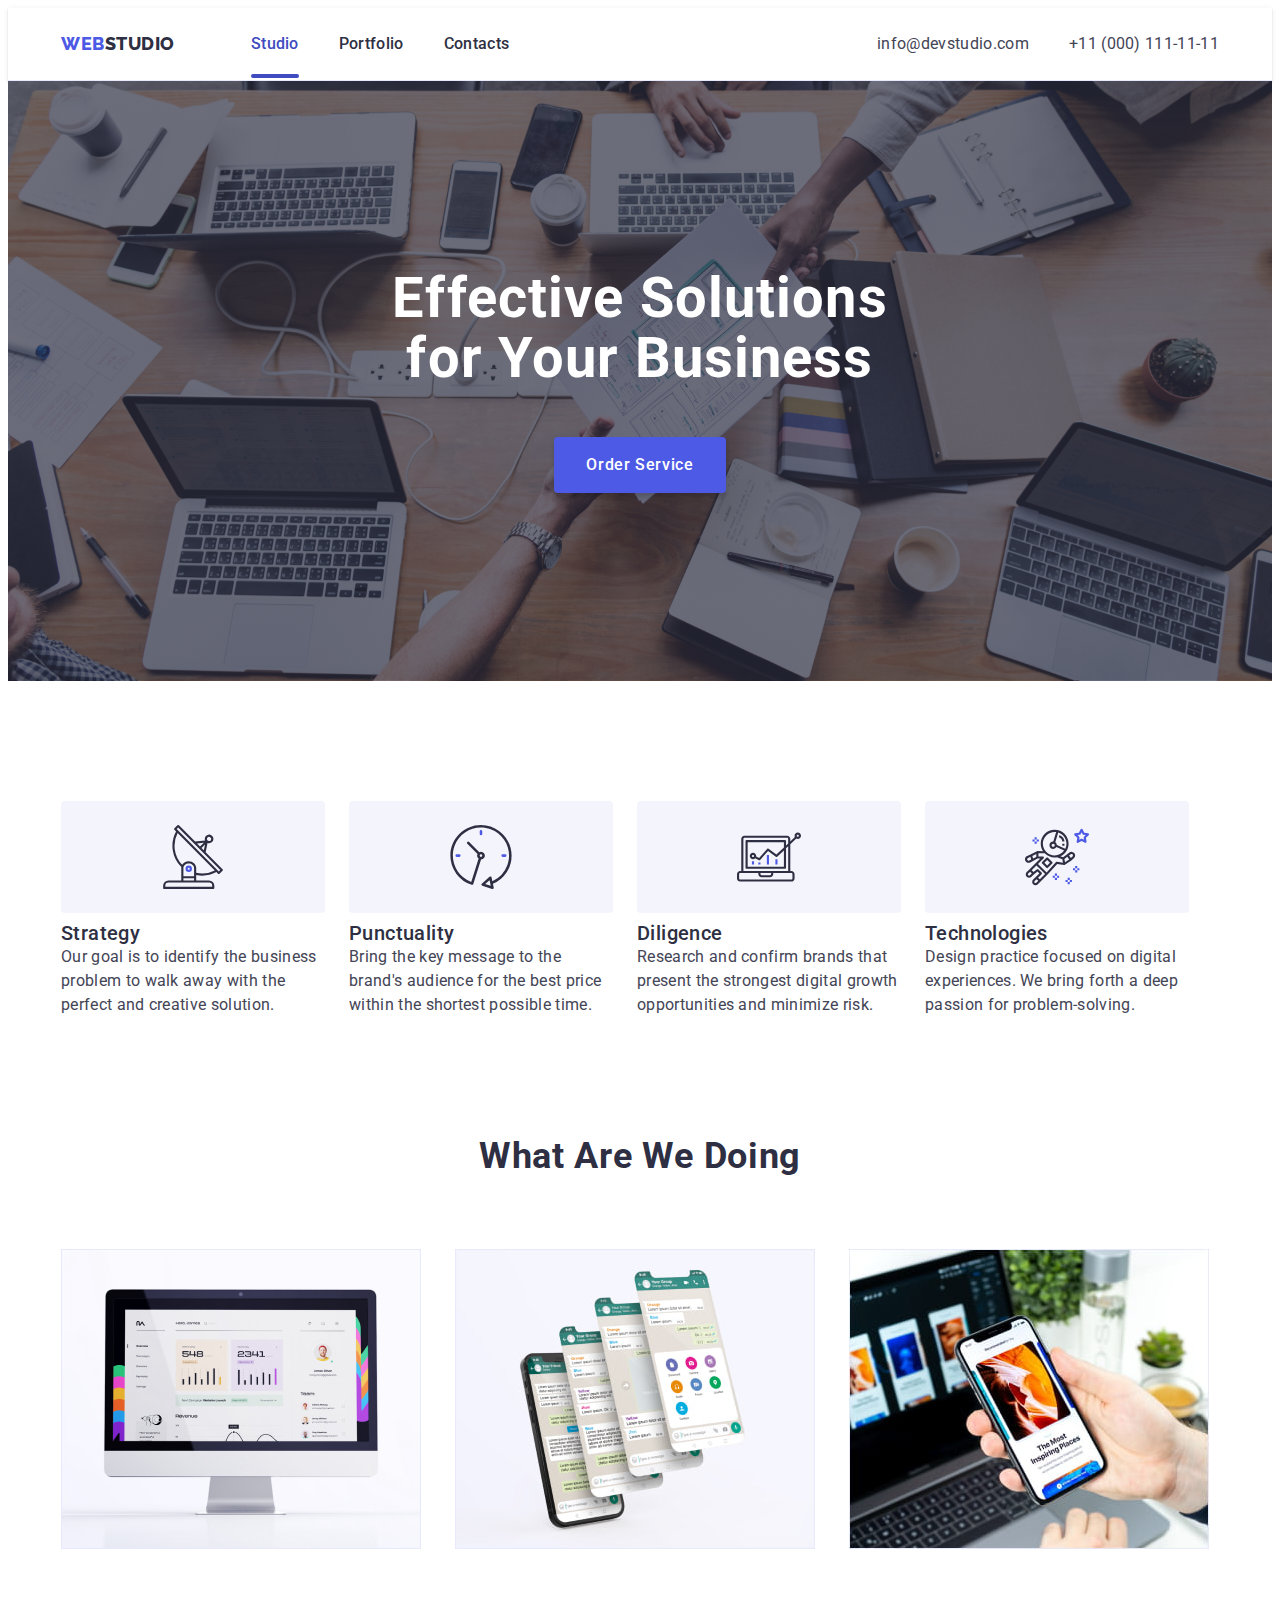
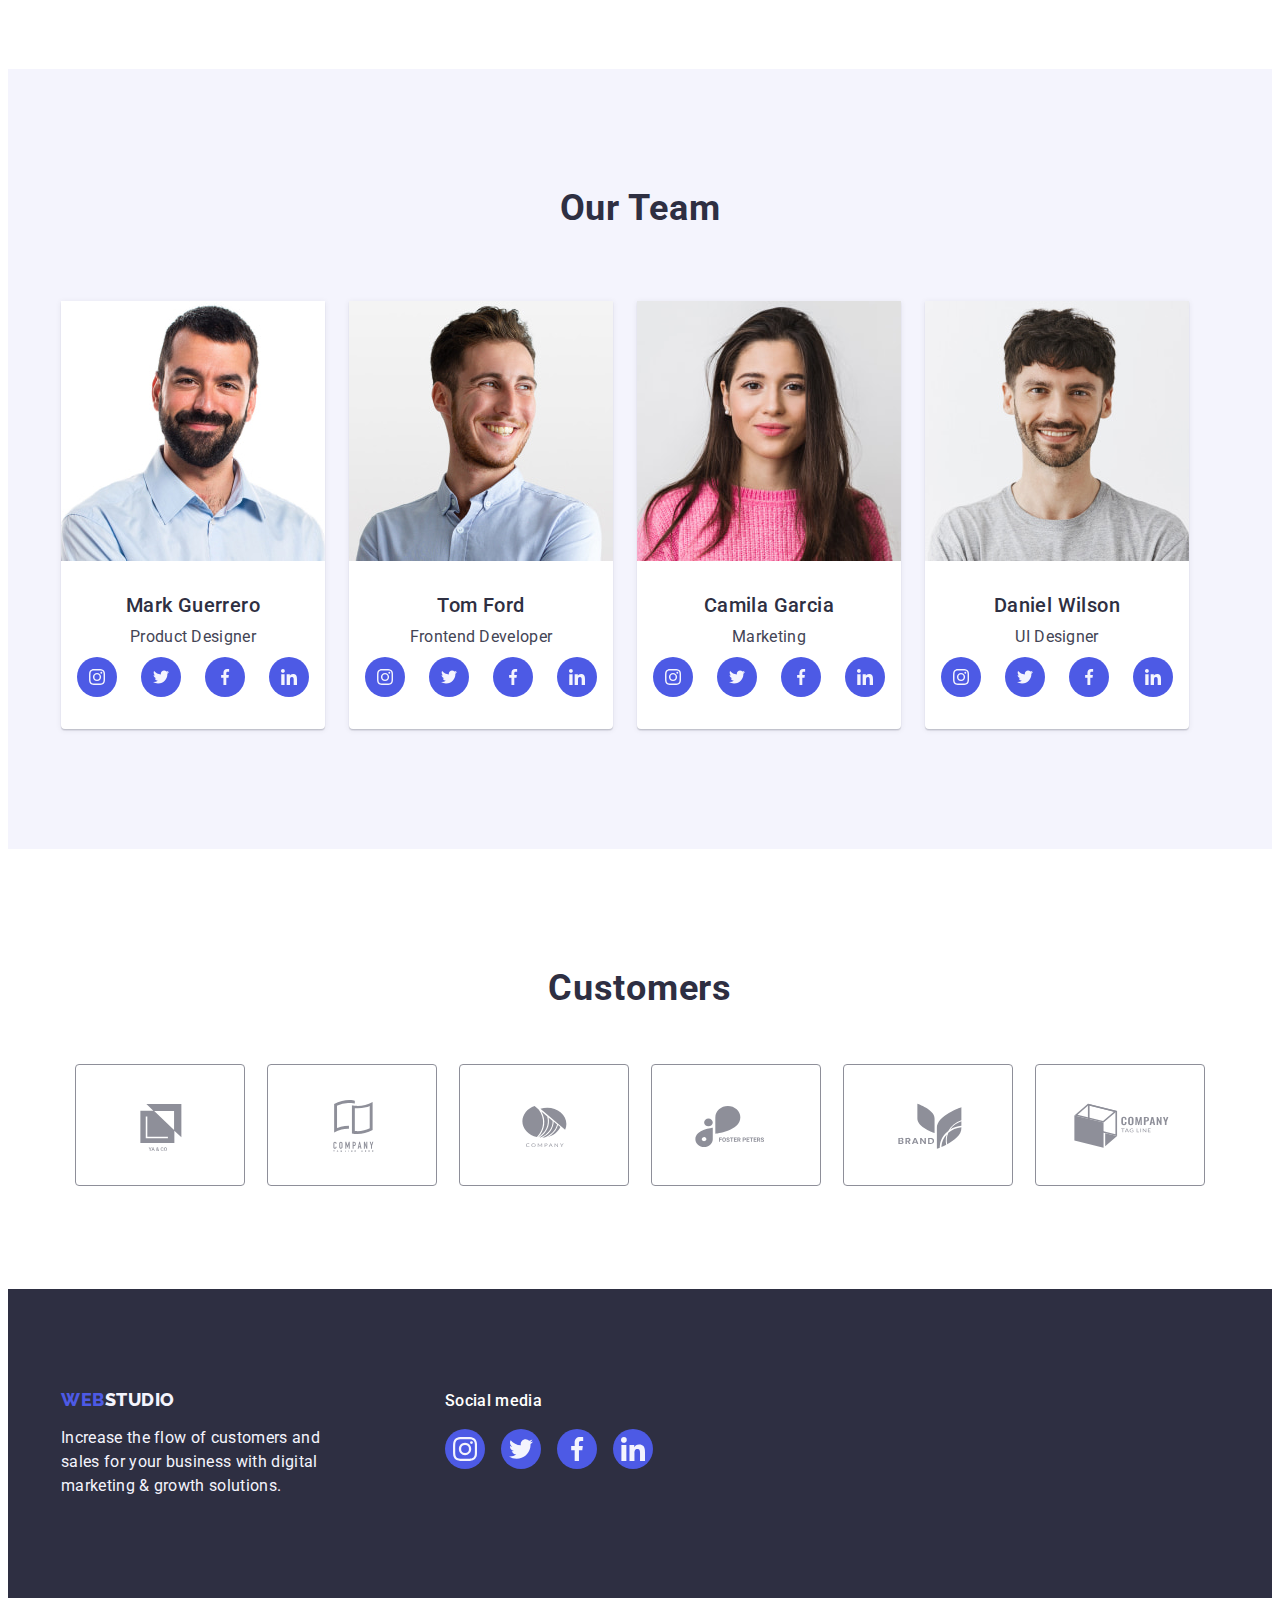
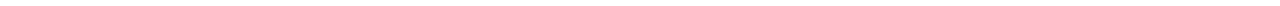
<file: index.html>
<!DOCTYPE html>
<html lang="en">
  <head>
    <meta charset="UTF-8" />
    <meta name="viewport" content="width= , initial-scale=1.0" />
    <title>Main Page</title>
    <link
      rel="stylesheet"
      href="https://cdnjs.cloudflare.com/ajax/libs/modern-normalize/2.0.0/modern-normalize.min.css"
      integrity="sha512-4xo8blKMVCiXpTaLzQSLSw3KFOVPWhm/TRtuPVc4WG6kUgjH6J03IBuG7JZPkcWMxJ5huwaBpOpnwYElP/m6wg=="
      crossorigin="anonymous"
      referrerpolicy="no-referrer"
    />
    <link rel="preconnect" href="https://fonts.googleapis.com" />
    <link rel="preconnect" href="https://fonts.gstatic.com" crossorigin />
    <link
      href="https://fonts.googleapis.com/css2?family=Raleway:wght@800&family=Roboto:wght@400;500;700;900&display=swap"
      rel="stylesheet"
    />
    <link rel="stylesheet" href="./css/styles.css" />
  </head>
  <body>
    <header class="main">
      <div class="main-container container">
        <nav class="main-nav">
          <a href="./index.html" class="main-link-logo link"
            >Web<span class="main-accent">Studio</span>
          </a>
          <ul class="main-list list">
            <li class="main-item">
              <a href="./index.html" class="main-link current link">Studio</a>
            </li>
            <li class="main-item">
              <a href="./portfolio.html" class="main-link link">Portfolio</a>
            </li>
            <li class="main-item">
              <a href="" class="main-link link">Contacts</a>
            </li>
          </ul>
        </nav>
        <address class="main-contacts">
          <ul class="main-contacts-list list">
            <li class="main-contacts-item">
              <a
                href="mailto:info@devstudio.com"
                class="main-contacts-link link"
                >info@devstudio.com</a
              >
            </li>
            <li class="main-contacts-item">
              <a href="tel:+110001111111" class="main-contacts-link link"
                >+11 (000) 111-11-11</a
              >
            </li>
          </ul>
        </address>
      </div>
    </header>
    <main>
      <section class="section-one">
        <div class="section-one-container container">
          <h1 class="section-one-title">
            Effective Solutions for Your Business
          </h1>
          <button type="button" class="section-one-btn" data-modal-open="true">
            Order Service
          </button>
        </div>
      </section>
      <section class="description">
        <div class="description-container container">
          <h2 class="visually-hidden">Lorem ipsum</h2>
          <ul class="description-list list">
            <li class="description-list-item">
              <div class="description-container-icon">
                <svg class="description-icon" width="64" height="64">
                  <use href="./images/icons.svg#icon-antenna1"></use>
                </svg>
              </div>
              <h3 class="description-title">Strategy</h3>
              <p class="description-text">
                Our goal is to identify the business problem to walk away with
                the perfect and creative solution.
              </p>
            </li>
            <li class="description-list-item">
              <div class="description-container-icon">
                <svg class="description-icon" width="64" height="64">
                  <use href="./images/icons.svg#icon-clock2"></use>
                </svg>
              </div>
              <h3 class="description-title">Punctuality</h3>
              <p class="description-text">
                Bring the key message to the brand's audience for the best price
                within the shortest possible time.
              </p>
            </li>
            <li class="description-list-item">
              <div class="description-container-icon">
                <svg class="description-icon" width="64" height="64">
                  <use href="./images/icons.svg#icon-diagram1"></use>
                </svg>
              </div>
              <h3 class="description-title">Diligence</h3>
              <p class="description-text">
                Research and confirm brands that present the strongest digital
                growth opportunities and minimize risk.
              </p>
            </li>
            <li class="description-list-item">
              <div class="description-container-icon">
                <svg class="description-icon" width="64" height="64">
                  <use href="./images/icons.svg#icon-astronaut4"></use>
                </svg>
              </div>
              <h3 class="description-title">Technologies</h3>
              <p class="description-text">
                Design practice focused on digital experiences. We bring forth a
                deep passion for problem-solving.
              </p>
            </li>
          </ul>
        </div>
      </section>
      <section class="doing">
        <div class="container">
          <h2 class="doing-title">What are we doing</h2>
          <ul class="doing-list list">
            <li class="doing-item">
              <img src="./images/img1.jpg" alt="computer monitor" width="360" />
            </li>
            <li class="doing-item">
              <img src="./images/img2.jpg" alt="phone" width="360" />
            </li>
            <li class="doing-item">
              <img src="./images/img3.jpg" alt="phone screen" width="360" />
            </li>
          </ul>
        </div>
      </section>
      <section class="team">
        <div class="container">
          <h2 class="team-title">Our Team</h2>
          <ul class="team-list list">
            <li class="team-item">
              <img
                src="./images/img-mg.jpg"
                alt="Mark Guerrero-Product Designer"
                width="264"
              />
              <div class="container-team">
                <h3 class="team-list-title">Mark Guerrero</h3>
                <p class="team-text">Product Designer</p>
                <ul class="list-team-socials list">
                  <li class="team-socials-item">
                    <a
                      class="team-social-link link"
                      href=""
                      aria-label="instagram"
                      target="_blank"
                    >
                      <svg class="team-socials-icons" width="16" height="16">
                        <use href="./images/icons.svg#icon-instagram"></use>
                      </svg>
                    </a>
                  </li>
                  <li class="team-socials-item">
                    <a
                      class="team-social-link link"
                      href=""
                      aria-label="twitter"
                      target="_blank"
                    >
                      <svg class="team-socials-icons" width="16" height="16">
                        <use href="./images/icons.svg#icon-twitter"></use>
                      </svg>
                    </a>
                  </li>
                  <li class="team-socials-item">
                    <a
                      class="team-social-link link"
                      href=""
                      aria-label="facebook"
                      target="_blank"
                    >
                      <svg class="team-socials-icons" width="16" height="16">
                        <use href="./images/icons.svg#icon-facebook"></use>
                      </svg>
                    </a>
                  </li>
                  <li class="team-socials-item">
                    <a
                      class="team-social-link link"
                      href=""
                      aria-label="linkedin"
                      target="_blank"
                    >
                      <svg class="team-socials-icons" width="16" height="16">
                        <use href="./images/icons.svg#icon-linkedin"></use>
                      </svg>
                    </a>
                  </li>
                </ul>
              </div>
            </li>
            <li class="team-item">
              <img
                src="./images/img-tf.jpg"
                alt="Tom Ford-Frontend Developer"
                width="264"
              />
              <div class="container-team">
                <h3 class="team-list-title">Tom Ford</h3>
                <p class="team-text">Frontend Developer</p>
                <ul class="list-team-socials list">
                  <li class="team-socials-item">
                    <a
                      class="team-social-link link"
                      href=""
                      aria-label="instagram"
                      target="_blank"
                    >
                      <svg class="team-socials-icons" width="16" height="16">
                        <use href="./images/icons.svg#icon-instagram"></use>
                      </svg>
                    </a>
                  </li>
                  <li class="team-socials-item">
                    <a
                      class="team-social-link link"
                      href=""
                      aria-label="twitter"
                      target="_blank"
                    >
                      <svg class="team-socials-icons" width="16" height="16">
                        <use href="./images/icons.svg#icon-twitter"></use>
                      </svg>
                    </a>
                  </li>
                  <li class="team-socials-item">
                    <a
                      class="team-social-link link"
                      href=""
                      aria-label="facebook"
                      target="_blank"
                    >
                      <svg class="team-socials-icons" width="16" height="16">
                        <use href="./images/icons.svg#icon-facebook"></use>
                      </svg>
                    </a>
                  </li>
                  <li class="team-socials-item">
                    <a
                      class="team-social-link link"
                      href=""
                      aria-label="linkedin"
                      target="_blank"
                    >
                      <svg class="team-socials-icons" width="16" height="16">
                        <use href="./images/icons.svg#icon-linkedin"></use>
                      </svg>
                    </a>
                  </li>
                </ul>
              </div>
            </li>
            <li class="team-item">
              <img
                src="./images/img-cg.jpg"
                alt="Camila Garcia-Marketing"
                width="264"
              />
              <div class="container-team">
                <h3 class="team-list-title">Camila Garcia</h3>
                <p class="team-text">Marketing</p>
                <ul class="list-team-socials list">
                  <li class="team-socials-item">
                    <a
                      class="team-social-link link"
                      href=""
                      aria-label="instagram"
                      target="_blank"
                    >
                      <svg class="team-socials-icons" width="16" height="16">
                        <use href="./images/icons.svg#icon-instagram"></use>
                      </svg>
                    </a>
                  </li>
                  <li class="team-socials-item">
                    <a
                      class="team-social-link link"
                      href=""
                      aria-label="twitter"
                      target="_blank"
                    >
                      <svg class="team-socials-icons" width="16" height="16">
                        <use href="./images/icons.svg#icon-twitter"></use>
                      </svg>
                    </a>
                  </li>
                  <li class="team-socials-item">
                    <a
                      class="team-social-link link"
                      href=""
                      aria-label="facebook"
                      target="_blank"
                    >
                      <svg class="team-socials-icons" width="16" height="16">
                        <use href="./images/icons.svg#icon-facebook"></use>
                      </svg>
                    </a>
                  </li>
                  <li class="team-socials-item">
                    <a
                      class="team-social-link link"
                      href=""
                      aria-label="linkedin"
                      target="_blank"
                    >
                      <svg class="team-socials-icons" width="16" height="16">
                        <use href="./images/icons.svg#icon-linkedin"></use>
                      </svg>
                    </a>
                  </li>
                </ul>
              </div>
            </li>
            <li class="team-item">
              <img
                src="./images/img-dw.jpg"
                alt="Daniel Wilson-UI Designer"
                width="264"
              />
              <div class="container-team">
                <h3 class="team-list-title">Daniel Wilson</h3>
                <p class="team-text">UI Designer</p>
                <ul class="list-team-socials list">
                  <li class="team-socials-item">
                    <a
                      class="team-social-link link"
                      href=""
                      aria-label="instagram"
                      target="_blank"
                    >
                      <svg class="team-socials-icons" width="16" height="16">
                        <use href="./images/icons.svg#icon-instagram"></use>
                      </svg>
                    </a>
                  </li>
                  <li class="team-socials-item">
                    <a
                      class="team-social-link link"
                      href=""
                      aria-label="twitter"
                      target="_blank"
                    >
                      <svg class="team-socials-icons" width="16" height="16">
                        <use href="./images/icons.svg#icon-twitter"></use>
                      </svg>
                    </a>
                  </li>
                  <li class="team-socials-item">
                    <a
                      class="team-social-link link"
                      href=""
                      aria-label="facebook"
                      target="_blank"
                    >
                      <svg class="team-socials-icons" width="16" height="16">
                        <use href="./images/icons.svg#icon-facebook"></use>
                      </svg>
                    </a>
                  </li>
                  <li class="team-socials-item">
                    <a
                      class="team-social-link link"
                      href=""
                      aria-label="linkedin"
                      target="_blank"
                    >
                      <svg class="team-socials-icons" width="16" height="16">
                        <use href="./images/icons.svg#icon-linkedin"></use>
                      </svg>
                    </a>
                  </li>
                </ul>
              </div>
            </li>
          </ul>
        </div>
      </section>
      <section class="customers">
        <div class="container">
          <h2 class="customers-title">Customers</h2>
          <ul class="customers-list list">
            <li class="customers-item">
              <a
                class="customers-link link"
                href=""
                aria-label=""
                target="_blank"
              >
                <svg class="customers-icons" width="104" height="56">
                  <use href="./images/icons.svg#icon-logo"></use>
                </svg>
              </a>
            </li>
            <li class="customers-item">
              <a
                class="customers-link link"
                href=""
                aria-label=""
                target="_blank"
              >
                <svg class="customers-icons" width="104" height="56">
                  <use href="./images/icons.svg#icon-logo2"></use>
                </svg>
              </a>
            </li>
            <li class="customers-item">
              <a
                class="customers-link link"
                href=""
                aria-label=""
                target="_blank"
              >
                <svg class="customers-icons" width="104" height="56">
                  <use href="./images/icons.svg#icon-logo3"></use>
                </svg>
              </a>
            </li>
            <li class="customers-item">
              <a
                class="customers-link link"
                href=""
                aria-label=""
                target="_blank"
              >
                <svg class="customers-icons" width="104" height="56">
                  <use href="./images/icons.svg#icon-logo4"></use>
                </svg>
              </a>
            </li>
            <li class="customers-item">
              <a
                class="customers-link link"
                href=""
                aria-label=""
                target="_blank"
              >
                <svg class="customers-icons" width="104" height="56">
                  <use href="./images/icons.svg#icon-logo5"></use>
                </svg>
              </a>
            </li>
            <li class="customers-item">
              <a
                class="customers-link link"
                href=""
                aria-label=""
                target="_blank"
              >
                <svg class="customers-icons" width="104" height="56">
                  <use href="./images/icons.svg#icon-logo6"></use>
                </svg>
              </a>
            </li>
          </ul>
        </div>
      </section>
    </main>
    <footer class="footer">
      <div class="container-footer container">
        <div class="footer-main-logo">
          <a href="./index.html" class="footer-link-logo link"
            >Web<span class="footer-logo-accent">Studio</span></a
          >
          <p class="footer-text">
            Increase the flow of customers and sales for your business with
            digital marketing & growth solutions.
          </p>
        </div>
        <div class="container-social-media">
          <p class="footer-social-text">Social media</p>
          <ul class="footer-social-list list">
            <li class="footer-social-item">
              <a
                class="footer-social-link link"
                href=""
                aria-label="instagram"
                target="_blank"
              >
                <svg class="footer-socials-icons" width="24" height="24">
                  <use href="./images/icons.svg#icon-instagram"></use>
                </svg>
              </a>
            </li>
            <li class="footer-social-item">
              <a
                class="footer-social-link link"
                href=""
                aria-label="twitter"
                target="_blank"
              >
                <svg class="footer-socials-icons" width="24" height="24">
                  <use href="./images/icons.svg#icon-twitter"></use>
                </svg>
              </a>
            </li>
            <li class="footer-social-item">
              <a
                class="footer-social-link link"
                href=""
                aria-label="facebook"
                target="_blank"
              >
                <svg class="footer-socials-icons" width="24" height="24">
                  <use href="./images/icons.svg#icon-facebook"></use>
                </svg>
              </a>
            </li>
            <li class="footer-social-item">
              <a
                class="footer-social-link link"
                href=""
                aria-label="linkedin"
                target="_blank"
              >
                <svg class="footer-socials-icons" width="24" height="24">
                  <use href="./images/icons.svg#icon-linkedin"></use>
                </svg>
              </a>
            </li>
          </ul>
        </div>
      </div>
    </footer>
    <div class="backdrop is-hidden" data-modal>
      <div class="modal">
        <button class="btn-modal" type="button" data-modal-close>
          <svg class="close-modal" width="8" height="8">
            <use href="./images/icons.svg#icon-close-black"></use>
          </svg>
        </button>
      </div>
    </div>
    <script src="./js/modal.js"></script>
  </body>
</html>
</file>
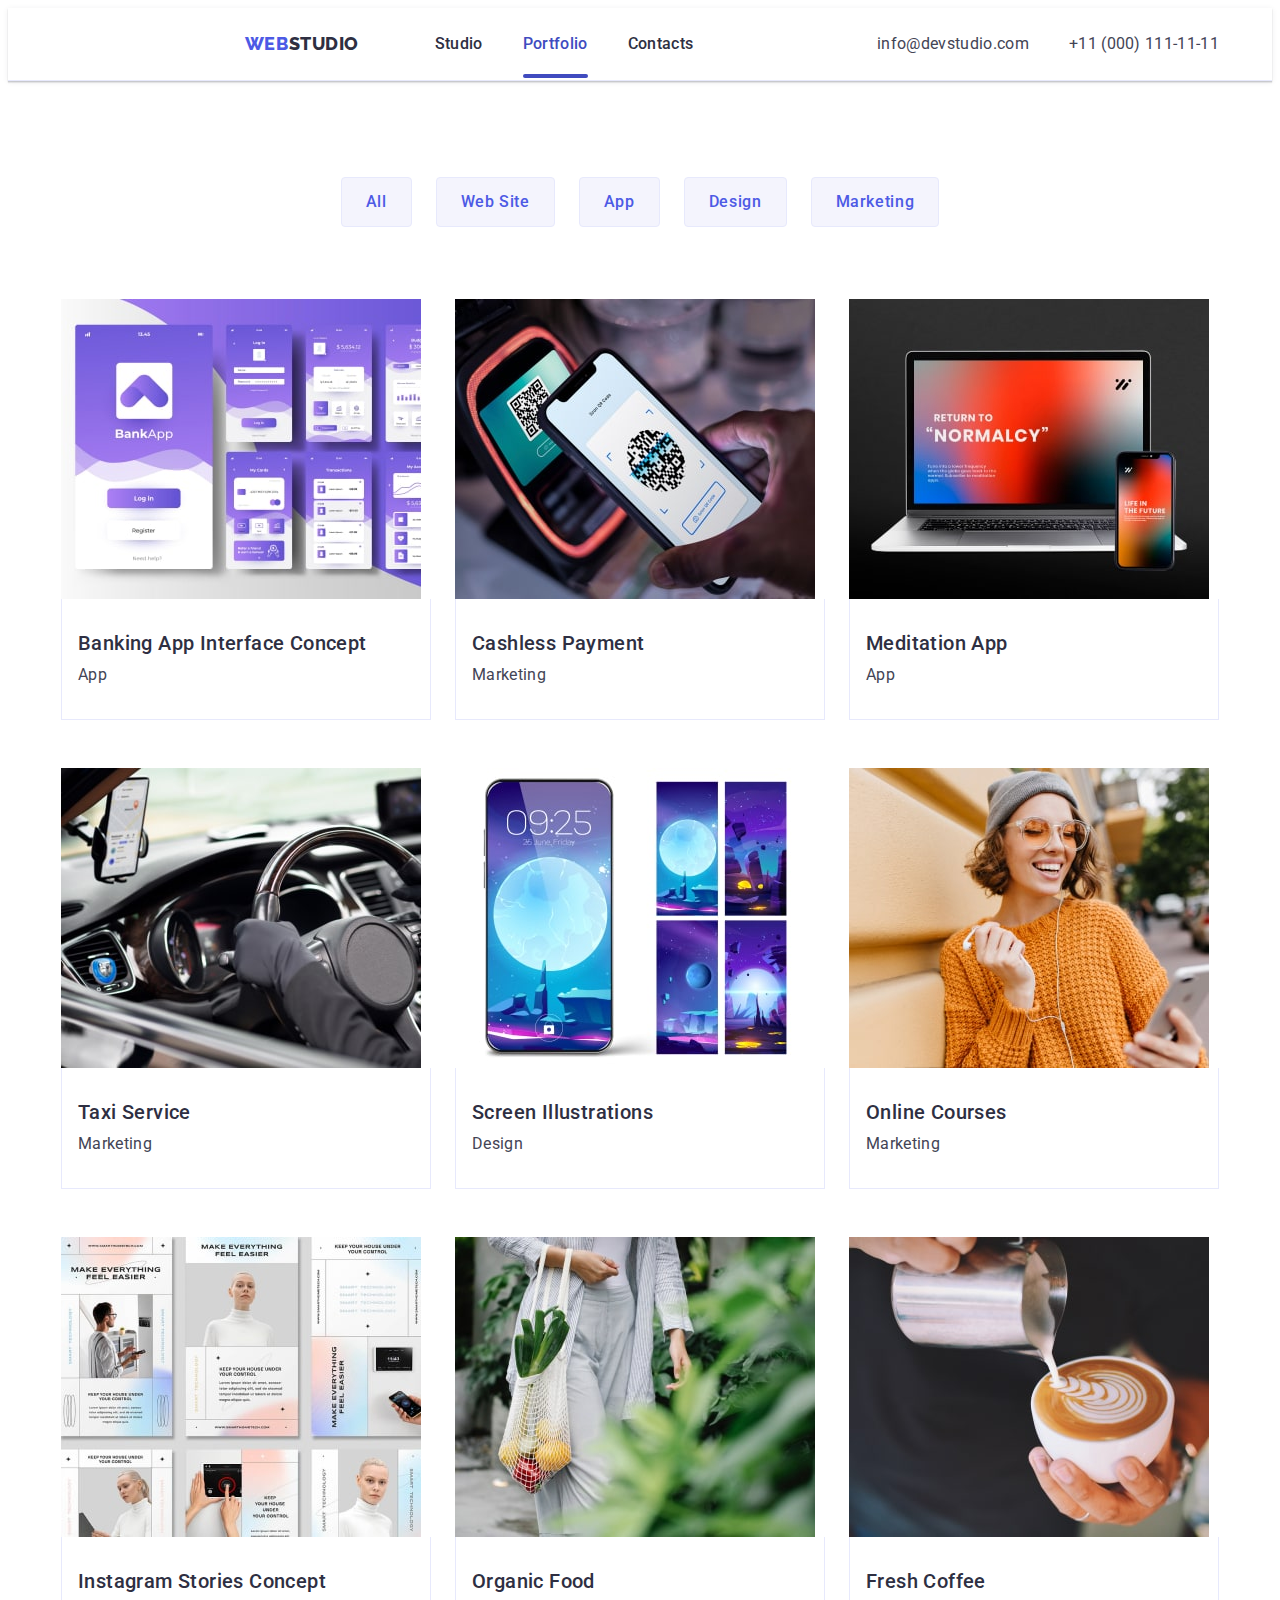
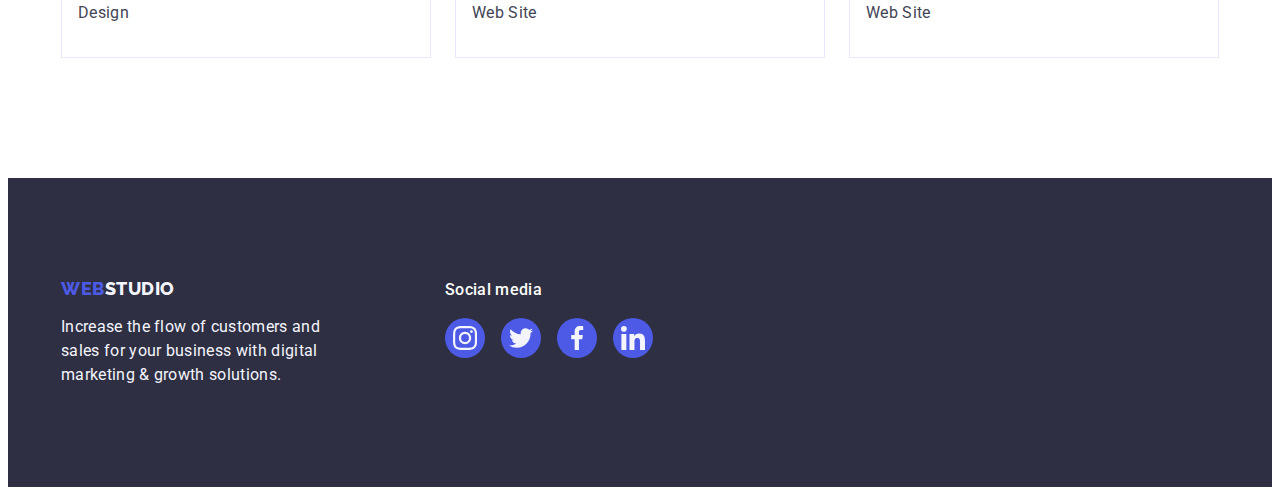
<file: portfolio.html>
<!DOCTYPE html>
<html lang="en">
  <head>
    <meta charset="UTF-8" />
    <meta name="viewport" content="width=device-width, initial-scale=1.0" />
    <title>Portfolio</title>
    <link
      rel="stylesheet"
      href="https://cdnjs.cloudflare.com/ajax/libs/modern-normalize/2.0.0/modern-normalize.min.css"
      integrity="sha512-4xo8blKMVCiXpTaLzQSLSw3KFOVPWhm/TRtuPVc4WG6kUgjH6J03IBuG7JZPkcWMxJ5huwaBpOpnwYElP/m6wg=="
      crossorigin="anonymous"
      referrerpolicy="no-referrer"
    />
    <link rel="preconnect" href="https://fonts.googleapis.com" />
    <link rel="preconnect" href="https://fonts.gstatic.com" crossorigin />
    <link
      href="https://fonts.googleapis.com/css2?family=Raleway:wght@800&family=Roboto:wght@400;500;700;900&display=swap"
      rel="stylesheet"
    />
    <link rel="stylesheet" href="./css/styles.css" />
  </head>
  <body>
    <header class="portfolio">
      <div class="portfolio-container container">
        <nav class="portfolio-nav">
          <a href="./index.html" class="portfolio-link-logo link"
            >Web<span class="portfolio-accent">Studio</span>
          </a>
          <ul class="portfolio-list list">
            <li class="portfolio-item">
              <a href="./index.html" class="portfolio-link link">Studio</a>
            </li>
            <li class="portfolio-item">
              <a href="./portfolio.html" class="portfolio-link current link"
                >Portfolio</a
              >
            </li>
            <li class="portfolio-item">
              <a href="" class="portfolio-link link">Contacts</a>
            </li>
          </ul>
        </nav>
        <address class="portfolio-contacts">
          <ul class="portfolio-contacts-list list">
            <li class="portfolio-contacts-item">
              <a
                href="mailto:info@devstudio.com"
                class="portfolio-contacts-link link"
                >info@devstudio.com</a
              >
            </li>
            <li class="portfolio-contacts-item">
              <a href="tel:+110001111111" class="portfolio-contacts-link link"
                >+11 (000) 111-11-11</a
              >
            </li>
          </ul>
        </address>
      </div>
    </header>
    <main>
      <section class="menu">
        <div class="container">
          <h1 class="visually-hidden">Lorem ipsum</h1>
          <ul class="menu-list list">
            <li class="menu-item">
              <button type="button" id="all" class="menu-btn">All</button>
            </li>
            <li class="menu-item">
              <button type="button" id="web-site" class="menu-btn">
                Web Site
              </button>
            </li>
            <li class="menu-item">
              <button type="button" id="app" class="menu-btn">App</button>
            </li>
            <li class="menu-item">
              <button type="button" id="design" class="menu-btn">Design</button>
            </li>
            <li class="menu-item">
              <button type="button" id="marketing" class="menu-btn">
                Marketing
              </button>
            </li>
          </ul>
          <ul class="gallery-list list">
            <li class="gallery-item">
              <a href="#app" class="gallery-link link">
                <div class="pf-container-overflow">
                  <img
                    src="./images/img1p.jpg"
                    alt="Banking Interface"
                    width="360"
                  />
                  <p class="overflow">
                    14 Stylish and User-Friendly App Design Concepts · Task
                    Manager App · Calorie Tracker App · Exotic Fruit Ecommerce
                    App · Cloud Storage App
                  </p>
                </div>
                <div class="text-container">
                  <h2 class="gallery-title">Banking App Interface Concept</h2>
                  <p class="gallery-text">App</p>
                </div>
              </a>
            </li>
            <li class="gallery-item">
              <a href="#marketing" class="gallery-link link">
                <div class="pf-container-overflow">
                  <img
                    src="./images/img2p.jpg"
                    alt="payment by phone"
                    width="360"
                  />
                  <p class="overflow">
                    14 Stylish and User-Friendly App Design Concepts · Task
                    Manager App · Calorie Tracker App · Exotic Fruit Ecommerce
                    App · Cloud Storage App
                  </p>
                </div>
                <div class="text-container">
                  <h2 class="gallery-title">Cashless Payment</h2>
                  <p class="gallery-text">Marketing</p>
                </div>
              </a>
            </li>
            <li class="gallery-item">
              <a href="#app" class="gallery-link link">
                <div class="pf-container-overflow">
                  <img
                    class="pf-img"
                    src="./images/img3p.jpg"
                    alt="laptop and phone"
                    width="360"
                  />
                  <p class="overflow">
                    14 Stylish and User-Friendly App Design Concepts · Task
                    Manager App · Calorie Tracker App · Exotic Fruit Ecommerce
                    App · Cloud Storage App
                  </p>
                </div>
                <div class="text-container">
                  <h2 class="gallery-title">Meditation App</h2>
                  <p class="gallery-text">App</p>
                </div>
              </a>
            </li>
            <li class="gallery-item">
              <a href="#marketing" class="gallery-link link">
                <div class="pf-container-overflow">
                  <img src="./images/img4p.jpg" alt="taxi salon" width="360" />
                  <p class="overflow">
                    14 Stylish and User-Friendly App Design Concepts · Task
                    Manager App · Calorie Tracker App · Exotic Fruit Ecommerce
                    App · Cloud Storage App
                  </p>
                </div>
                <div class="text-container">
                  <h2 class="gallery-title">Taxi Service</h2>
                  <p class="gallery-text">Marketing</p>
                </div>
              </a>
            </li>
            <li class="gallery-item">
              <a href="#design" class="gallery-link link">
                <div class="pf-container-overflow">
                  <img
                    src="./images/img5p.jpg"
                    alt="phone screen"
                    width="360"
                  />
                  <p class="overflow">
                    14 Stylish and User-Friendly App Design Concepts · Task
                    Manager App · Calorie Tracker App · Exotic Fruit Ecommerce
                    App · Cloud Storage App
                  </p>
                </div>
                <div class="text-container">
                  <h2 class="gallery-title">Screen Illustrations</h2>
                  <p class="gallery-text">Design</p>
                </div>
              </a>
            </li>
            <li class="gallery-item">
              <a href="#marketing" class="gallery-link link">
                <div class="pf-container-overflow">
                  <img
                    src="./images/img6p.jpg"
                    alt="a girl in a yellow sweater"
                    width="360"
                  />
                  <p class="overflow">
                    14 Stylish and User-Friendly App Design Concepts · Task
                    Manager App · Calorie Tracker App · Exotic Fruit Ecommerce
                    App · Cloud Storage App
                  </p>
                </div>
                <div class="text-container">
                  <h2 class="gallery-title">Online Courses</h2>
                  <p class="gallery-text">Marketing</p>
                </div>
              </a>
            </li>
            <li class="gallery-item">
              <a href="#design" class="gallery-link link">
                <div class="pf-container-overflow">
                  <img
                    src="./images/img7p.jpg"
                    alt="photo from Instagram"
                    width="360"
                  />
                  <p class="overflow">
                    14 Stylish and User-Friendly App Design Concepts · Task
                    Manager App · Calorie Tracker App · Exotic Fruit Ecommerce
                    App · Cloud Storage App
                  </p>
                </div>
                <div class="text-container">
                  <h2 class="gallery-title">Instagram Stories Concept</h2>
                  <div></div>
                  <p class="gallery-text">Design</p>
                </div>
              </a>
            </li>
            <li class="gallery-item">
              <a href="#web-site" class="gallery-link link">
                <div class="pf-container-overflow">
                  <img
                    src="./images/img8p.jpg"
                    alt="fruit in a bag"
                    width="360"
                  />
                  <p class="overflow">
                    14 Stylish and User-Friendly App Design Concepts · Task
                    Manager App · Calorie Tracker App · Exotic Fruit Ecommerce
                    App · Cloud Storage App
                  </p>
                </div>
                <div class="text-container">
                  <h2 class="gallery-title">Organic Food</h2>
                  <p class="gallery-text">Web Site</p>
                </div>
              </a>
            </li>
            <li class="gallery-item">
              <a href="#web-site" class="gallery-link link">
                <div class="pf-container-overflow">
                  <img
                    src="./images/img9p.jpg"
                    alt="coffee with milk"
                    width="360"
                  />
                  <p class="overflow">
                    14 Stylish and User-Friendly App Design Concepts · Task
                    Manager App · Calorie Tracker App · Exotic Fruit Ecommerce
                    App · Cloud Storage App
                  </p>
                </div>
                <div class="text-container">
                  <h2 class="gallery-title">Fresh Coffee</h2>
                  <p class="gallery-text">Web Site</p>
                </div>
              </a>
            </li>
          </ul>
        </div>
      </section>
    </main>
    <footer class="footer">
      <div class="container-footer container">
        <div class="footer-main-logo">
          <a href="./index.html" class="footer-link-logo link"
            >Web<span class="footer-logo-accent">Studio</span></a
          >
          <p class="footer-text">
            Increase the flow of customers and sales for your business with
            digital marketing & growth solutions.
          </p>
        </div>
        <div class="container-social-media">
          <p class="footer-social-text">Social media</p>
          <ul class="footer-social-list list">
            <li class="footer-social-item">
              <a
                class="footer-social-link link"
                href=""
                aria-label="instagram"
                target="_blank"
              >
                <svg class="footer-socials-icons" width="24" height="24">
                  <use href="./images/icons.svg#icon-instagram"></use>
                </svg>
              </a>
            </li>
            <li class="footer-social-item">
              <a
                class="footer-social-link link"
                href=""
                aria-label="twitter"
                target="_blank"
              >
                <svg class="footer-socials-icons" width="24" height="24">
                  <use href="./images/icons.svg#icon-twitter"></use>
                </svg>
              </a>
            </li>
            <li class="footer-social-item">
              <a
                class="footer-social-link link"
                href=""
                aria-label="facebook"
                target="_blank"
              >
                <svg class="footer-socials-icons" width="24" height="24">
                  <use href="./images/icons.svg#icon-facebook"></use>
                </svg>
              </a>
            </li>
            <li class="footer-social-item">
              <a
                class="footer-social-link link"
                href=""
                aria-label="linkedin"
                target="_blank"
              >
                <svg class="footer-socials-icons" width="24" height="24">
                  <use href="./images/icons.svg#icon-linkedin"></use>
                </svg>
              </a>
            </li>
          </ul>
        </div>
      </div>
    </footer>
  </body>
</html>
</file>
<file: css/styles.css>
:root{
    --cornflower:#E7E9FC;
    --iris:#4D5AE5;
    --navy-blue:#2E2F42;
    --slate:#434455;
    --white:#FFFFFF;
    --ocean:#404BBF;
    --cloud:#F4F4FD;
    --light-slate: #8E8F99;
}

body{
    font-family: Roboto, sans-serif;
    color: #434455;
    background-color:var(--white);
}

h1,h2,h3,h4,h5,h6,p{
    margin-top: 0;
    margin-bottom: 0;
}

ul{
    margin-top: 0;
    margin-bottom: 0;
    padding-left: 0;
}

img{
    display: block;
}

.container{
    width: 100%;
    width: 1158px;
    max-width: 1440px;
padding-right: 15px;
padding-left: 15px;
margin: auto;
}

.link {
    text-decoration: none;
}

.list {
    list-style: none;
}

.visually-hidden {
    position: absolute;
    width: 1px;
    height: 1px;
    margin: -1px;
    border: 0;
    padding: 0;
    white-space: nowrap;
    clip-path: inset(100%);
    clip: rect(0 0 0 0);
    overflow: hidden;
}

/*-------------------------------------main page--------------------------------------*/

/*-----header------------------------------------------------------------------------*/
.main{
    display: flex;
    border-bottom: 1px solid var(--cornflower);
    box-shadow:
    0px 2px 1px rgba(46, 47, 66, 0.08),
    0px 1px 1px rgba(46, 47, 66, 0.16),
    0px 1px 6px rgba(46, 47, 66, 0.08);
}

.main-container{
    display: flex;
    align-items: center;
}

.main-nav{
    display: flex;
    align-items: center;
    flex-grow: 1;
}
.main-item{
    padding: 24px 0;
}
.main-link-logo {
    color: var(--iris);
        font-family: Raleway, sans-serif;
        font-style: normal;
        font-size: 18px;
        font-weight: 800;
        line-height: 1.17;
        letter-spacing: 0.03em;
        text-transform: uppercase;
        margin-right: 76px;
}

.main-accent {
    color: var(--navy-blue);
}

.main-list{
    display: flex;
    gap: 40px;
}

.main-link {
    color: var(--navy-blue);
    font-size: 16px;
        font-weight: 500;
        line-height: 1.5;
        letter-spacing: 0.02em;
        transition: color 250ms cubic-bezier(0.4, 0, 0.2, 1);
        padding: 24px 0;
}

.main-link:hover,
.main-link:focus,
.main-link:active{
    color: var(--ocean);
}

.current {
    position: relative;
    color: var(--ocean);
    ;
}

.current::after {
    content: '';
    position: absolute;
    bottom: -1px;
    left: 0;
    width: 100%;
    height: 4px;
    border-radius: 2px;
    background-color: var(--ocean);
}


.main-contacts {
    font-style: normal;
}

.main-contacts-list{
    display: flex;
    gap: 40px;
    margin-left: auto;

}
.main-contacts-link{
    color: var(--slate);
    font-size: 16px;
        font-weight: 400;
        line-height: 1.5;
        letter-spacing: 0.02em;
        transition: color 250ms cubic-bezier(0.4, 0, 0.2, 1);
}
.main-contacts-link:hover,
.main-contacts-link:focus {
    color: var(--ocean);
}



/*-----section1---------------------------------------------------------------------*/

.section-one {
    max-width: 1440px;
    margin: 0 auto;
    background-color:var(--navy-blue);
    background-image: linear-gradient(
    180deg,
    rgba(46, 47, 66, 0.70),
    rgba(46, 47, 66, 0.70)
    ),
    url(../images/people-office.jpg);
    background-repeat: no-repeat;
    background-position: center;
    background-size: cover;
    padding: 188px 0;
}



.section-one-title {
    color: var(--white);
    text-align: center;
        font-size: 56px;
        font-weight: 700;
        line-height:1.07;
        letter-spacing: 0.02em;
        max-width: 496px;
        margin: 0 auto;
        margin-bottom: 48px;
}

.section-one-btn {
    color: var(--white);
    background-color:var(--iris);
    font-size: 16px;
        font-weight: 500;
        line-height: 1.5;
        letter-spacing: 0.04em;
        cursor: pointer;
        font-family: inherit;
        display: block;
        margin: 0 auto;
        min-width: 169px;
        padding: 16px 32px;
        border: none;
        border-radius: 4px;
        box-shadow: 0px 4px 4px 0px rgba(0, 0, 0, 0.15);
        transition: background-color 250ms cubic-bezier(0.4, 0, 0.2, 1);
}
.section-one-btn:hover,
.section-one-btn:focus{
background-color: var(--ocean);
}

/*-----section2-----------------------------------------------------------------*/

.description{
    padding: 120px 0;

}
.description-container{
    
}
.description-list{
    display: flex;
    gap: 24px;
    
}

.description-list-item{
    max-width: 264px;
}

.description-container-icon{
    width: 264px;
    height: 112px;
    background-color: var(--cloud);
    margin-bottom: 24px;
    border-radius: 4px;
    margin-bottom: 8px;
    display: flex;
    align-items: center;
    justify-content: center;
    

}

.description-title {
    color: var(--navy-blue);
    font-size: 20px;;
        font-weight: 500;
        line-height: 1.2;
        letter-spacing: 0.02em;
}

.description-text {
    color: var(--slate);
    font-size: 16px;
        font-weight: 400;
        line-height: 1.5;
        letter-spacing: 0.02em;
}

/*-----section3-----*/

.doing{
    padding-bottom: 120px;
}
.doing-list{
    display: flex;
    gap: 24px;
}
.doing-item{
    width: calc((100% - 48px) / 3);
}
.doing-title {
    color: var(--navy-blue);
    text-align: center;
    font-size: 36px;
    font-weight: 700;
    line-height: 1.11;
    letter-spacing: 0.02em;
    text-transform: capitalize;
    margin: 0 auto;
    margin-bottom: 72px;
    min-width: 323px;
}

/*-----section4--------------------------------------------------------*/
.team {
    background-color: var(--cloud);
    padding: 120px 0;
}
.team-list{
    display: flex;
    gap: 24px;
}

.team-item{
    width: calc((100% - 72px) / 4);
    max-width: 264px;

}

.team-title {
    color: var(--navy-blue);
    text-align: center;
    font-size: 36px;;
    font-weight: 700;
    line-height: 1.11;
    letter-spacing: 0.02em;
    text-transform: capitalize;
    margin: 0 auto;
    margin-bottom: 72px;
}
.team-item{
    background-color: #FFFFFF;
    border-radius: 0px 0px 4px 4px;
    box-shadow: 
    0px 2px 1px 0px rgba(46, 47, 66, 0.08),
    0px 1px 1px 0px rgba(46, 47, 66, 0.16),
    0px 1px 6px 0px rgba(46, 47, 66, 0.08);
}
.container-team{
    padding: 32px 0;
}
.team-list-title{
    color: var(--navy-blue);
    text-align: center;
    font-size: 20px;
    font-weight: 500;
    line-height: 24px;
    letter-spacing: 0.4px;
    margin-bottom: 8px;
    text-align:center;
}
.team-text{
    text-align: center;
        font-size: 16px;
        font-weight: 400;
        line-height: 1.5;
        letter-spacing: 0.02em;
        text-align: center;
        margin-bottom: 8px;
}
.list-team-socials {
    display: flex;
    gap: 24px;
    justify-content: center;
    background-color: 250ms cubic-bezier(0.4, 0, 0.2, 1);
}
.team-socials-item {
    width: 40px;
    height: 40px;
}
.team-social-link{
    background-color: var(--iris);
    border-radius: 50%;
    width: 100%;
    height: 100%;
    display: flex;
    align-items: center;
    justify-content: center;
    transition: background-color 250ms cubic-bezier(0.4, 0, 0.2, 1);
}
.team-social-link:is(:hover, :focus){
    background-color: var(--ocean);
}

.team-socials-icons {
fill: var(--cloud);
}



/*-----section5--------------------------------------------------------*/



.customers{
    padding: 120px 0;
}
.customers-title {
    color: var(--navy-blue);
    text-align: center;
    font-size: 36px;
        font-style: normal;
        font-weight: 700;
        line-height: 1.11;
        letter-spacing: 0.02em;
        text-transform: capitalize;
        margin-bottom: 72px;
        
}
.customers-list {
    display: flex;
    align-items: center;
    justify-content: center;
    gap: 24px;
}
.customers-item {
    width: 168px;
    height: 88px;
    display: flex;
        align-items: center;
        justify-content: center;
}
.customers-link{
    width: 100%;
    height: 100%;
    color: var(--light-slate);
    padding: 16px 32px;
    border: 1px solid var(--light-slate);
    border-radius: 4px;
    display: flex;
    align-items: center;
    justify-content: center;
    transition: color 250ms cubic-bezier(0.4, 0, 0.2, 1),
                border-color 250ms cubic-bezier(0.4, 0, 0.2, 1);
}
.customers-link:is(:hover, :focus) {
    border-color: var(--ocean);
    color: var(--ocean);
}
/*.customers-link:is(:hover, :focus) .customers-icons{
    color: var(--ocean);
    border-color: var(--ocean);
}*/
.customers-icons {
    fill: currentColor;
}


/*-----footer----------------------------------------------------------------*/
.footer {
    background-color: var(--navy-blue);
    padding: 100px 0;
}
.container-footer{
    display: flex;
    align-items: baseline;
}
.footer-main-logo{
    margin-right: 120px;
}
.footer-link-logo{
    color: var(--iris);
    justify-content: center;
    font-family: Raleway, sans-serif;
        font-size: 18px;
        font-weight: 800;
        line-height: 1.17;
        letter-spacing: 0.03em;
        text-transform: uppercase;
        display: inline-block;
        margin-bottom: 16px;
}

.footer-logo-accent{
    color: var(--cloud);   
}

.footer-text {
    color: var(--cloud);
    font-size: 16px;
    font-weight: 400;
        line-height: 1.5;
        letter-spacing: 0.02em;
        max-width: 264px;
    }


    
.footer-social-text {
    color: var(--white);
        font-size: 16px;
        font-weight: 500;
        line-height: 1.5;
        letter-spacing: 0.02em;
        margin-bottom: 16px;
    }
    
    .footer-social-list {
        display: flex;
        gap: 16px;
    }
    
    
.footer-social-item {
    width: 40px;
    height: 40px;
    }
    
.footer-social-link {
    background-color: var(--iris);
    border-radius: 50%;
        width: 100%;
        height: 100%;
        display: flex;
        align-items: center;
        justify-content: center;
        color: var(--cloud);
        transition: background-color 250ms cubic-bezier(0.4, 0, 0.2, 1);
    }
    
    .footer-social-link:is(:hover, :focus){
    background-color: rgba(49, 208, 170, 1);
    }

    .footer-socials-icons {
        fill: currentColor;
    }

/*----------------------------------Portfolio-----------------------------------*/

/*-----Header-----*/

.portfolio{
    display: flex;
    border-bottom: 1px solid var(--cornflower);
        box-shadow:
        0px 2px 1px rgba(46, 47, 66, 0.08),
        0px 1px 1px rgba(46, 47, 66, 0.16),
        0px 1px 6px rgba(46, 47, 66, 0.08);
}

.portfolio-container{
    display: flex;
    align-items: center;
}
.portfolio-nav{
    display: flex;
    align-items: center;
    flex-grow: 1;
    justify-content: center;
}


.portfolio-link-logo {
    color: var(--iris);
        font-family: Raleway, sans-serif;
        font-style: normal;
        font-size: 18px;
        font-weight: 800;
        line-height: 1.17;
        letter-spacing: 0.03em;
        text-transform: uppercase;
        margin-right: 76px;
}

.portfolio-accent {
    color: var(--navy-blue);
}

.portfolio-list{
    display: flex;
    gap: 40px;
    
}

.portfolio-item{
    padding: 24px 0;
}
.portfolio-link {
    color: var(--navy-blue);
        font-size: 16px;
        font-weight: 500;
        line-height: 1.5;
        letter-spacing: 0.02em;
        transition: color 250ms cubic-bezier(0.4, 0, 0.2, 1);
        padding: 24px 0;
}

.portfolio-link:hover,
.portfolio-link:focus,
.portfolio-link:active {
    color: var(--ocean);
}
.current {
    position: relative;
    color: var(--ocean);
    ;
}

.current::after {
    content: '';
    position: absolute;
    bottom: -1px;
    left: 0;
    width: 100%;
    height: 4px;
    border-radius: 2px;
    background-color: var(--ocean);
}

.portfolio-contacts {
    font-style: normal;
}

.portfolio-contacts-list{
    display: flex;
    gap: 40px;
    margin-left: auto;
}

.portfolio-contacts-link {
    color: var(--slate);
        font-size: 16px;
        font-weight: 400;
        line-height: 1.5;
        letter-spacing: 0.02em;
        transition: color 250ms cubic-bezier(0.4, 0, 0.2, 1);
}

.portfolio-contacts-link:hover,
.portfolio-contacts-link:focus {
    color: var(--ocean);
}

/*-----Section-----*/
.menu {
    padding-top: 96px;
    padding-bottom: 120px;
}

.menu-list {
    display: flex;
    justify-content: center;
    gap: 24px;
    margin-bottom: 72px;
}


.menu-btn {
    background-color: var(--cloud);
    color: var(--iris);
    text-align: center;
    font-size: 16px;
    font-family: inherit;
    font-style: normal;
    font-weight: 500;
    line-height: 1.5;
    letter-spacing: 0.04em;
    cursor: pointer;
    border: 1px solid var(--cornflower);
    border-radius: 4px;
    padding: 12px 24px;
    transition:
    color 250ms cubic-bezier(0.4, 0, 0.2, 1),
    background-color 250ms cubic-bezier(0.4, 0, 0.2, 1),
    border-color 250ms cubic-bezier(0.4, 0, 0.2, 1),
    box-shadow 250ms cubic-bezier(0.4, 0, 0.2, 1);
}
.menu-btn:hover,
.menu-btn:focus{
    background-color: var(--ocean);
    color: var(--white);
    border: 1px solid transparent;
    box-shadow: 
        0px 3px 1px rgba(0, 0, 0, 0.1),
        0px 2px 1px rgba(0, 0, 0, 0.08),
        0px 2px 2px rgba(0, 0, 0, 0.12);
}

.gallery-list{
    display: flex;
    flex-wrap: wrap;
    gap: 24px;
    row-gap: 48px;
}
.gallery-item{
    width: calc((100% - 48px) / 3);
}

.gallery-link{
    display: block;
    transition: box-shadow 250ms cubic-bezier(0.4, 0, 0.2, 1);
}
.gallery-link:hover, .gallery-link:focus{
    box-shadow: 0px 1px 6px rgba(46, 47, 66, 0.08),
                0px 1px 1px rgba(46, 47, 66, 0.16),
                0px 2px 1px rgba(46, 47, 66, 0.08);
}
.gallery-link:hover .overflow{
    transform: translateY(0%);
}
.gallery-link:focus .overflow {
    transform: translateY(0%);
}


.pf-container-overflow{
    overflow: hidden;
    position: relative;
}

.overflow{
        position: absolute;
        top:0;
        left: 0;
        font-size: 16px;
        font-weight: 400;
        line-height: 1.5;
        letter-spacing: 0.02em;
        color: var(--cloud);
        max-width: 360px;
        width: 100%;
        height: 100%;
        transform: translateY(100%);
        transition: transform 250ms cubic-bezier(0.4, 0, 0.2, 1);
        margin: 0 auto;
        padding: 40px 32px;
        background-color: var(--iris);
}

.text-container{
    padding: 32px 16px;
    border-right: 1px solid var(--cornflower);
    border-bottom:1px solid var(--cornflower);
    border-left: 1px solid var(--cornflower);
}

.gallery-title {
    color: var(--navy-blue);
    font-size: 20px;
    font-weight: 500;
    line-height: 1.2;
    letter-spacing: 0.02em;
    margin-bottom: 8px;
}

.gallery-text {
    color: var(--slate);
    font-size: 16px;
        font-weight: 400;
        line-height: 1.5;
        letter-spacing: 0.02em;
}

/*--------------------------------Footer-------------------------*/
.footer {
    background-color: var(--navy-blue);
    padding: 100px 0;
}

.container-footer {
    display: flex;
    align-items: baseline;
}

.footer-main-logo {
    margin-right: 120px;
}

.footer-link-logo {
    color: var(--iris);
    justify-content: center;
    font-family: Raleway, sans-serif;
    font-size: 18px;
    font-weight: 800;
    line-height: 1.17;
    letter-spacing: 0.03em;
    text-transform: uppercase;
    display: inline-block;
    margin-bottom: 16px;
}

.footer-logo-accent {
    color: var(--cloud);
}

.footer-text {
    color: var(--cloud);
    font-size: 16px;
    font-weight: 400;
    line-height: 1.5;
    letter-spacing: 0.02em;
    max-width: 264px;
}



.footer-social-text {
    color: var(--white);
    font-size: 16px;
    font-weight: 500;
    line-height: 1.5;
    letter-spacing: 0.02em;
    margin-bottom: 16px;
}

.footer-social-list {
    display: flex;
    gap: 16px;
}


.footer-social-item {
    width: 40px;
    height: 40px;
}

.footer-social-link {
    background-color: var(--iris);
    border-radius: 50%;
    width: 100%;
    height: 100%;
    display: flex;
    align-items: center;
    justify-content: center;
    color: var(--cloud);
    transition: background-color 250ms cubic-bezier(0.4, 0, 0.2, 1);
}

.footer-social-link:is(:hover, :focus) {
    background-color: rgba(49, 208, 170, 1);
}

.footer-socials-icons {
    fill: currentColor;
}

/*---------------------------------------------------modal-----------------------------------------------*/
.backdrop{
    position: fixed; 
    top: 0;
    left: 0;
    width: 100%;
    height: 100%;
    background-color: #FCFCFC;
    background-color: rgba(46, 47, 66, 0.4);
    transition: opacity 250ms cubic-bezier(0.4, 0, 0.2, 1),
                visibility 250ms cubic-bezier(0.4, 0, 0.2, 1);
}
.is-hidden{
    opacity: 0;
    visibility: hidden;
    pointer-events: none;
}
.modal{
    position: absolute;
    top: 50%;
    left: 50%;
    transform: translate(-50%, -50%) scale(1);
    width: 408px;
    min-height: 584px;
    background: #fcfcfc;
    border-radius: 4px;
    transition: transform 250ms cubic-bezier(0.4, 0, 0.2, 1);
    box-shadow: 0px 1px 1px rgba(0, 0, 0, 0.14),
                0px 1px 3px rgba(0, 0, 0, 0.12),
                0px 2px 1px rgba(0, 0, 0, 0.2);
}
.btn-modal{
    position: absolute;
    width: 24px;
    height: 24px;
    top: 24px;
    right: 24px;
    background-color: var(--cornflower);
    border: 1px solid rgba(0, 0, 0, 0.1);;
    border-radius: 50%;
    display: flex;
    align-items: center;
    justify-content: center;
    padding: 0;
    cursor: pointer;
    transition: background-color 250ms cubic-bezier(0.4, 0, 0.2, 1),
                border 250ms cubic-bezier(0.4, 0, 0.2, 1);
}
.btn-modal:hover, .btn-modal:focus{
    border: none;
    background-color: #404bbf;
}
.close-modal{
    transition: fill 250ms cubic-bezier(0.4, 0, 0.2, 1);
}
.close-modal:hover, :focus{
    fill: var(--white);
}
</file>
